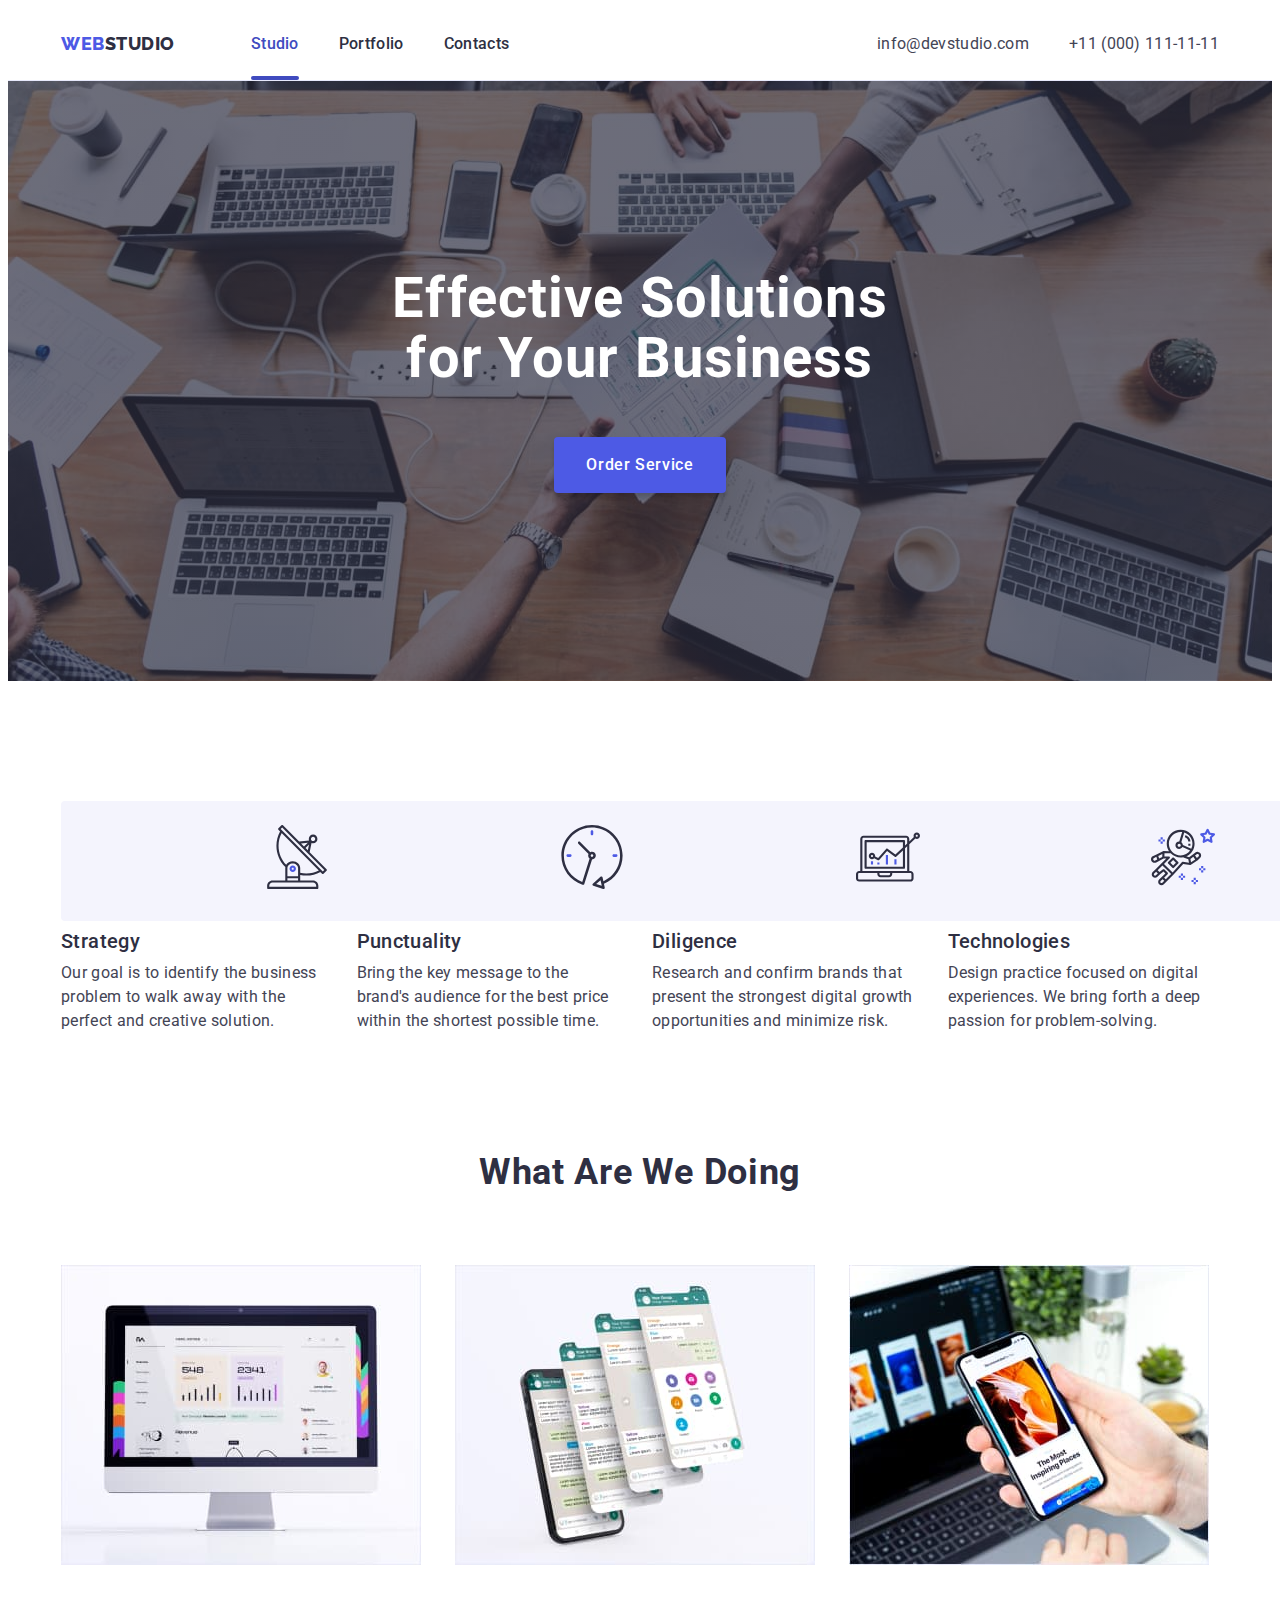
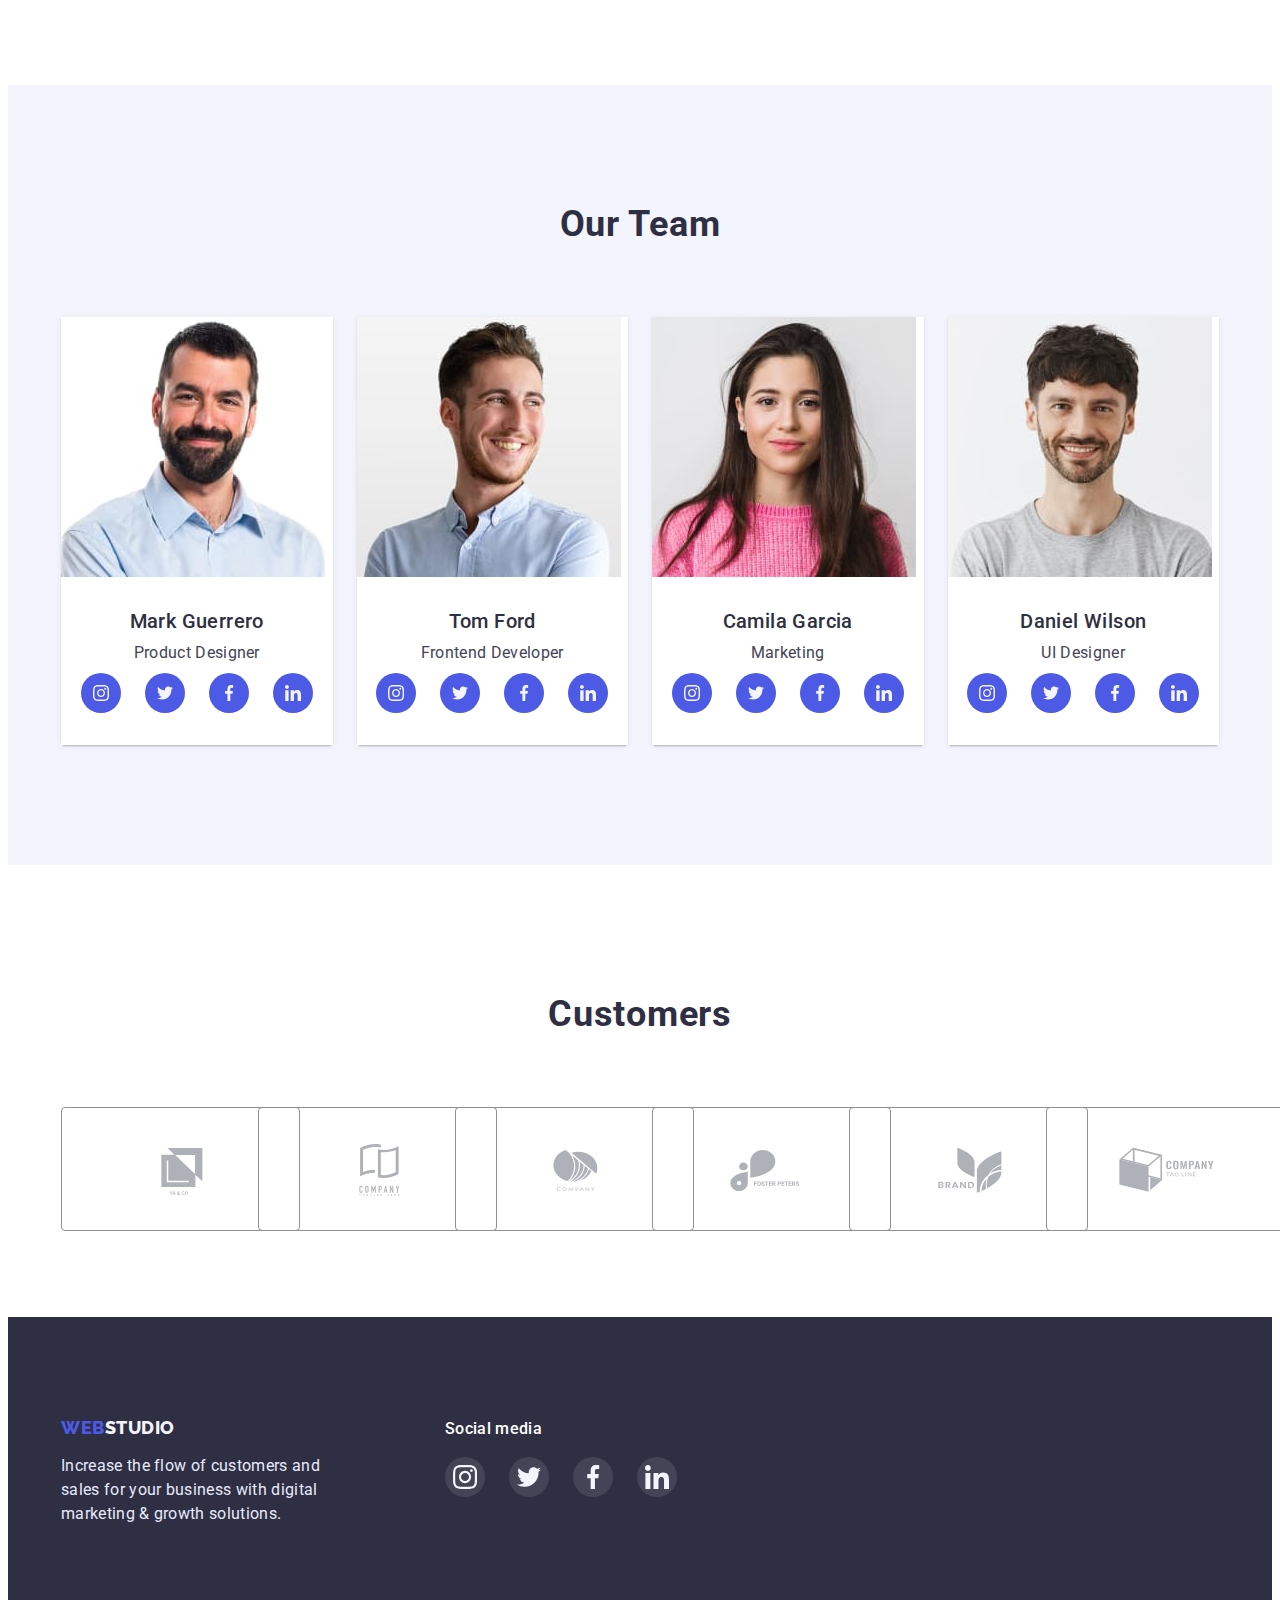
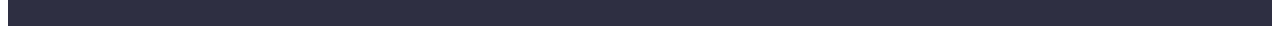
<file: index.html>
<!DOCTYPE html>
<html lang="en">
  <head>
    <meta charset="UTF-8" />
    <meta http-equiv="X-UA-Compatible" content="IE=edge" />
    <meta name="viewport" content="width=device-width, initial-scale=1.0" />
    <title>WEBSTUDIO</title>
    <link
      rel="stylesheet"
      href="https://cdnjs.cloudflare.com/ajax/libs/modern-normalize/1.1.0/modern-normalize.min.css"
      integrity="sha512-wpPYUAdjBVSE4KJnH1VR1HeZfpl1ub8YT/NKx4PuQ5NmX2tKuGu6U/JRp5y+Y8XG2tV+wKQpNHVUX03MfMFn9Q=="
      crossorigin="anonymous"
      referrerpolicy="no-referrer"
    />
    <link rel="preconnect" href="https://fonts.googleapis.com" />
    <link rel="preconnect" href="https://fonts.gstatic.com" crossorigin />
    <link
      href="https://fonts.googleapis.com/css2?family=Raleway:wght@800&family=Roboto:wght@400;500;700;900&display=swap"
      rel="stylesheet"
    />
    <link rel="stylesheet" href="./css/styles.css" />
  </head>

  <body>
    <header class="header">
      <div class="container header-container">
        <nav class="header-navigation">
          <a href="./index.html" class="header-logo link">
            <p class="header-logo-text"><span>Web</span>Studio</p>
          </a>
          <ul class="header-list list">
            <li class="header-item">
              <a href="" class="header-link link activ">Studio</a>
            </li>
            <li class="header-item">
              <a href="./portfolio.html" class="header-link link">Portfolio</a>
            </li>
            <li class="header-item">
              <a href="" class="header-link link">Contacts</a>
            </li>
          </ul>
        </nav>
        <address class="header-address">
          <ul class="header-address-list list">
            <li class="header-address-item">
              <a href="mailto:info@devstudio.com" class="header-mail link"
                >info@devstudio.com</a
              >
            </li>
            <li class="header-address-item">
              <a href="tel:+110001111111" class="header-tel link"
                >+11 (000) 111-11-11</a
              >
            </li>
          </ul>
        </address>
      </div>
    </header>

    <main>
      <!-- section Hero-->
      <section class="hero">
        <div class="container">
          <h1 class="hero-title">Effective Solutions for Your Business</h1>
          <button type="button" data-modal-open class="hero-btn btn">
            Order Service
          </button>
        </div>
      </section>
      <!-- /section Hero-->

      <!-- section Feature-->
      <section class="feature">
        <div class="container">
          <h2 class="visually-hidden">feature</h2>
          <ul class="feature-list list">
            <li class="feature-item">
              <div class="feature-icon-item">
                <svg class="feature-icon" width="64px" height="64px">
                  <use href="./images/icons.svg#icon-antenna"></use>
                </svg>
              </div>

              <h3 class="feature-subtitle subtitle">Strategy</h3>
              <p class="feature-text">
                Our goal is to identify the business problem to walk away with
                the perfect and creative solution.
              </p>
            </li>
            <li class="feature-item">
              <div class="feature-icon-item">
                <svg class="feature-icon" width="64px" height="64px">
                  <use href="./images/icons.svg#icon-clock"></use>
                </svg>
              </div>
              <h3 class="feature-subtitle subtitle">Punctuality</h3>
              <p class="feature-text">
                Bring the key message to the brand's audience for the best price
                within the shortest possible time.
              </p>
            </li>
            <li class="feature-item">
              <div class="feature-icon-item">
                <svg class="feature-icon" width="64px" height="64px">
                  <use href="./images/icons.svg#icon-diagram"></use>
                </svg>
              </div>
              <h3 class="feature-subtitle subtitle">Diligence</h3>
              <p class="feature-text">
                Research and confirm brands that present the strongest digital
                growth opportunities and minimize risk.
              </p>
            </li>
            <li class="feature-item">
              <div class="feature-icon-item">
                <svg class="feature-icon" width="64px" height="64px">
                  <use href="./images/icons.svg#icon-astronaut"></use>
                </svg>
              </div>
              <h3 class="feature-subtitle subtitle">Technologies</h3>
              <p class="feature-text">
                Design practice focused on digital experiences. We bring forth a
                deep passion for problem-solving.
              </p>
            </li>
          </ul>
        </div>
      </section>
      <!-- /section Feature-->

      <!-- sectuin about work-->
      <section class="work">
        <div class="container">
          <h2 class="work-title title">What are we doing</h2>
          <ul class="work-list list">
            <li class="work-item">
              <img
                src="./images/about-work-1.jpg"
                alt="desktop"
                width="360"
                height="300"
              />
            </li>
            <li class="work-item">
              <img
                src="./images/about-work-2.jpg"
                alt="mobile"
                width="360"
                height="300"
              />
            </li>
            <li class="work-item">
              <img
                src="./images/about-work-3.jpg"
                alt="app"
                width="360"
                height="300"
              />
            </li>
          </ul>
        </div>
      </section>
      <!-- /sectuin about work-->

      <!-- Team -->
      <section class="team">
        <div class="container">
          <h2 class="team-title title">Our Team</h2>
          <ul class="team-list list">
            <li class="team-item">
              <img
                src="./images/team-1.jpg"
                alt="webstudio work"
                width="264"
                height="260"
              />
              <div class="team-content">
                <h3 class="team-subtitle subtitle">Mark Guerrero</h3>
                <p class="team-text">Product Designer</p>
                <ul class="team-social-list list">
                  <li class="team-social-item">
                    <a href="" class="team-social-link link">
                      <svg class="team-social-icon" width="16px" height="16px">
                        <use href="./images/icons.svg#icon-instagram"></use>
                      </svg>
                    </a>
                  </li>
                  <li class="team-social-item">
                    <a href="" class="team-social-link link">
                      <svg class="team-social-icon" width="16px" height="16px">
                        <use href="./images/icons.svg#icon-twitter"></use>
                      </svg>
                    </a>
                  </li>
                  <li class="team-social-item">
                    <a href="" class="team-social-link link">
                      <svg class="team-social-icon" width="16px" height="16px">
                        <use href="./images/icons.svg#icon-facebook"></use>
                      </svg>
                    </a>
                  </li>
                  <li class="team-social-item">
                    <a href="" class="team-social-link link">
                      <svg class="team-social-icon" width="16px" height="16px">
                        <use href="./images/icons.svg#icon-linkedin"></use>
                      </svg>
                    </a>
                  </li>
                </ul>
              </div>
            </li>
            <li class="team-item">
              <img
                src="./images/team-2.jpg"
                alt="webstudio work"
                width="264"
                height="260"
              />
              <div class="team-content">
                <h3 class="team-subtitle subtitle">Tom Ford</h3>
                <p class="team-text">Frontend Developer</p>
                <ul class="team-social-list list">
                  <li class="team-social-item">
                    <a href="" class="team-social-link link">
                      <svg class="team-social-icon" width="16px" height="16px">
                        <use href="./images/icons.svg#icon-instagram"></use>
                      </svg>
                    </a>
                  </li>
                  <li class="team-social-item">
                    <a href="" class="team-social-link link">
                      <svg class="team-social-icon" width="16px" height="16px">
                        <use href="./images/icons.svg#icon-twitter"></use>
                      </svg>
                    </a>
                  </li>
                  <li class="team-social-item">
                    <a href="" class="team-social-link link">
                      <svg class="team-social-icon" width="16px" height="16px">
                        <use href="./images/icons.svg#icon-facebook"></use>
                      </svg>
                    </a>
                  </li>
                  <li class="team-social-item">
                    <a href="" class="team-social-link link">
                      <svg class="team-social-icon" width="16px" height="16px">
                        <use href="./images/icons.svg#icon-linkedin"></use>
                      </svg>
                    </a>
                  </li>
                </ul>
              </div>
            </li>
            <li class="team-item">
              <img
                src="./images/team-3.jpg"
                alt="webstudio work"
                width="264"
                height="260"
              />
              <div class="team-content">
                <h3 class="team-subtitle subtitle">Camila Garcia</h3>
                <p class="team-text">Marketing</p>
                <ul class="team-social-list list">
                  <li class="team-social-item">
                    <a href="" class="team-social-link link">
                      <svg class="team-social-icon" width="16px" height="16px">
                        <use href="./images/icons.svg#icon-instagram"></use>
                      </svg>
                    </a>
                  </li>
                  <li class="team-social-item">
                    <a href="" class="team-social-link link">
                      <svg class="team-social-icon" width="16px" height="16px">
                        <use href="./images/icons.svg#icon-twitter"></use>
                      </svg>
                    </a>
                  </li>
                  <li class="team-social-item">
                    <a href="" class="team-social-link link">
                      <svg class="team-social-icon" width="16px" height="16px">
                        <use href="./images/icons.svg#icon-facebook"></use>
                      </svg>
                    </a>
                  </li>
                  <li class="team-social-item">
                    <a href="" class="team-social-link link">
                      <svg class="team-social-icon" width="16px" height="16px">
                        <use href="./images/icons.svg#icon-linkedin"></use>
                      </svg>
                    </a>
                  </li>
                </ul>
              </div>
            </li>
            <li class="team-item">
              <img
                src="./images/team-4.jpg"
                alt="webstudio work"
                width="264"
                height="260"
              />
              <div class="team-content">
                <h3 class="team-subtitle subtitle">Daniel Wilson</h3>
                <p class="team-text">UI Designer</p>
                <ul class="team-social-list list">
                  <li class="team-social-item">
                    <a href="" class="team-social-link link">
                      <svg class="team-social-icon" width="16px" height="16px">
                        <use href="./images/icons.svg#icon-instagram"></use>
                      </svg>
                    </a>
                  </li>
                  <li class="team-social-item">
                    <a href="" class="team-social-link link">
                      <svg class="team-social-icon" width="16px" height="16px">
                        <use href="./images/icons.svg#icon-twitter"></use>
                      </svg>
                    </a>
                  </li>
                  <li class="team-social-item">
                    <a href="" class="team-social-link link">
                      <svg class="team-social-icon" width="16px" height="16px">
                        <use href="./images/icons.svg#icon-facebook"></use>
                      </svg>
                    </a>
                  </li>
                  <li class="team-social-item">
                    <a href="" class="team-social-link link">
                      <svg class="team-social-icon" width="16px" height="16px">
                        <use href="./images/icons.svg#icon-linkedin"></use>
                      </svg>
                    </a>
                  </li>
                </ul>
              </div>
            </li>
          </ul>
        </div>
      </section>
      <!-- /Team -->

      <!--     Customers     -->
      <section class="customers">
        <div class="container">
          <h2 class="customers-title title">Customers</h2>
          <ul class="customers-list-icon list">
            <li class="customers-icon-item">
              <a href="" class="customers-icon-link link">
                <svg class="customers-icon" width="104px" height="56px">
                  <use href="./images/icons.svg#icon-client-1"></use>
                </svg>
              </a>
            </li>
            <li class="customers-icon-item">
              <a href="" class="customers-icon-link link">
                <svg class="customers-icon" width="104px" height="56px">
                  <use href="./images/icons.svg#icon-client-2"></use>
                </svg>
              </a>
            </li>
            <li class="customers-icon-item">
              <a href="" class="customers-icon-link link">
                <svg class="customers-icon" width="104px" height="56px">
                  <use href="./images/icons.svg#icon-client-3"></use>
                </svg>
              </a>
            </li>
            <li class="customers-icon-item">
              <a href="" class="customers-icon-link link">
                <svg class="customers-icon" width="104px" height="56px">
                  <use href="./images/icons.svg#icon-client-4"></use>
                </svg>
              </a>
            </li>
            <li class="customers-icon-item">
              <a href="" class="customers-icon-link link">
                <svg class="customers-icon" width="104px" height="56px">
                  <use href="./images/icons.svg#icon-client-5"></use>
                </svg>
              </a>
            </li>
            <li class="customers-icon-item">
              <a href="" class="customers-icon-link link">
                <svg class="customers-icon" width="104px" height="56px">
                  <use href="./images/icons.svg#icon-client-6"></use>
                </svg>
              </a>
            </li>
          </ul>
        </div>
      </section>
    </main>

    <footer class="footer">
      <div class="container footer-social-container">
        <div class="footer-slogan">
          <a href="./index.html" class="footer-logo link">
            <span>Web</span>Studio
          </a>
          <p class="footer-text">
            Increase the flow of customers and sales for your business with
            digital marketing & growth solutions.
          </p>
        </div>
        <div class="footer-social-content">
          <p class="footer-social-text">Social media</p>
          <ul class="footer-social-list list">
            <li class="footer-social-item">
              <a href="" class="footer-social-link link">
                <svg class="footer-social-icon" width="24px" height="24px">
                  <use href="./images/icons.svg#icon-instagram"></use>
                </svg>
              </a>
            </li>
            <li class="footer-social-item">
              <a href="" class="footer-social-link link">
                <svg class="footer-social-icon" width="24px" height="24px">
                  <use href="./images/icons.svg#icon-twitter"></use>
                </svg>
              </a>
            </li>
            <li class="footer-social-item">
              <a href="" class="footer-social-link link">
                <svg class="footer-social-icon" width="24px" height="24px">
                  <use href="./images/icons.svg#icon-facebook"></use>
                </svg>
              </a>
            </li>
            <li class="footer-social-item">
              <a href="" class="footer-social-link link">
                <svg class="footer-social-icon" width="24px" height="24px">
                  <use href="./images/icons.svg#icon-linkedin"></use>
                </svg>
              </a>
            </li>
          </ul>
        </div>
      </div>
    </footer>

    <div class="backdrop is-hidden" data-modal>
      <div class="modal">
        <button type="button" data-modal-close class="modal-close">
          <svg class="modal-close-icon" width="8px" height="8px">
            <use href="./images/icons.svg#icon-close"></use>
          </svg>
        </button>
      </div>
    </div>
    <script src="./js/modal.js"></script>
  </body>
</html>
</file>
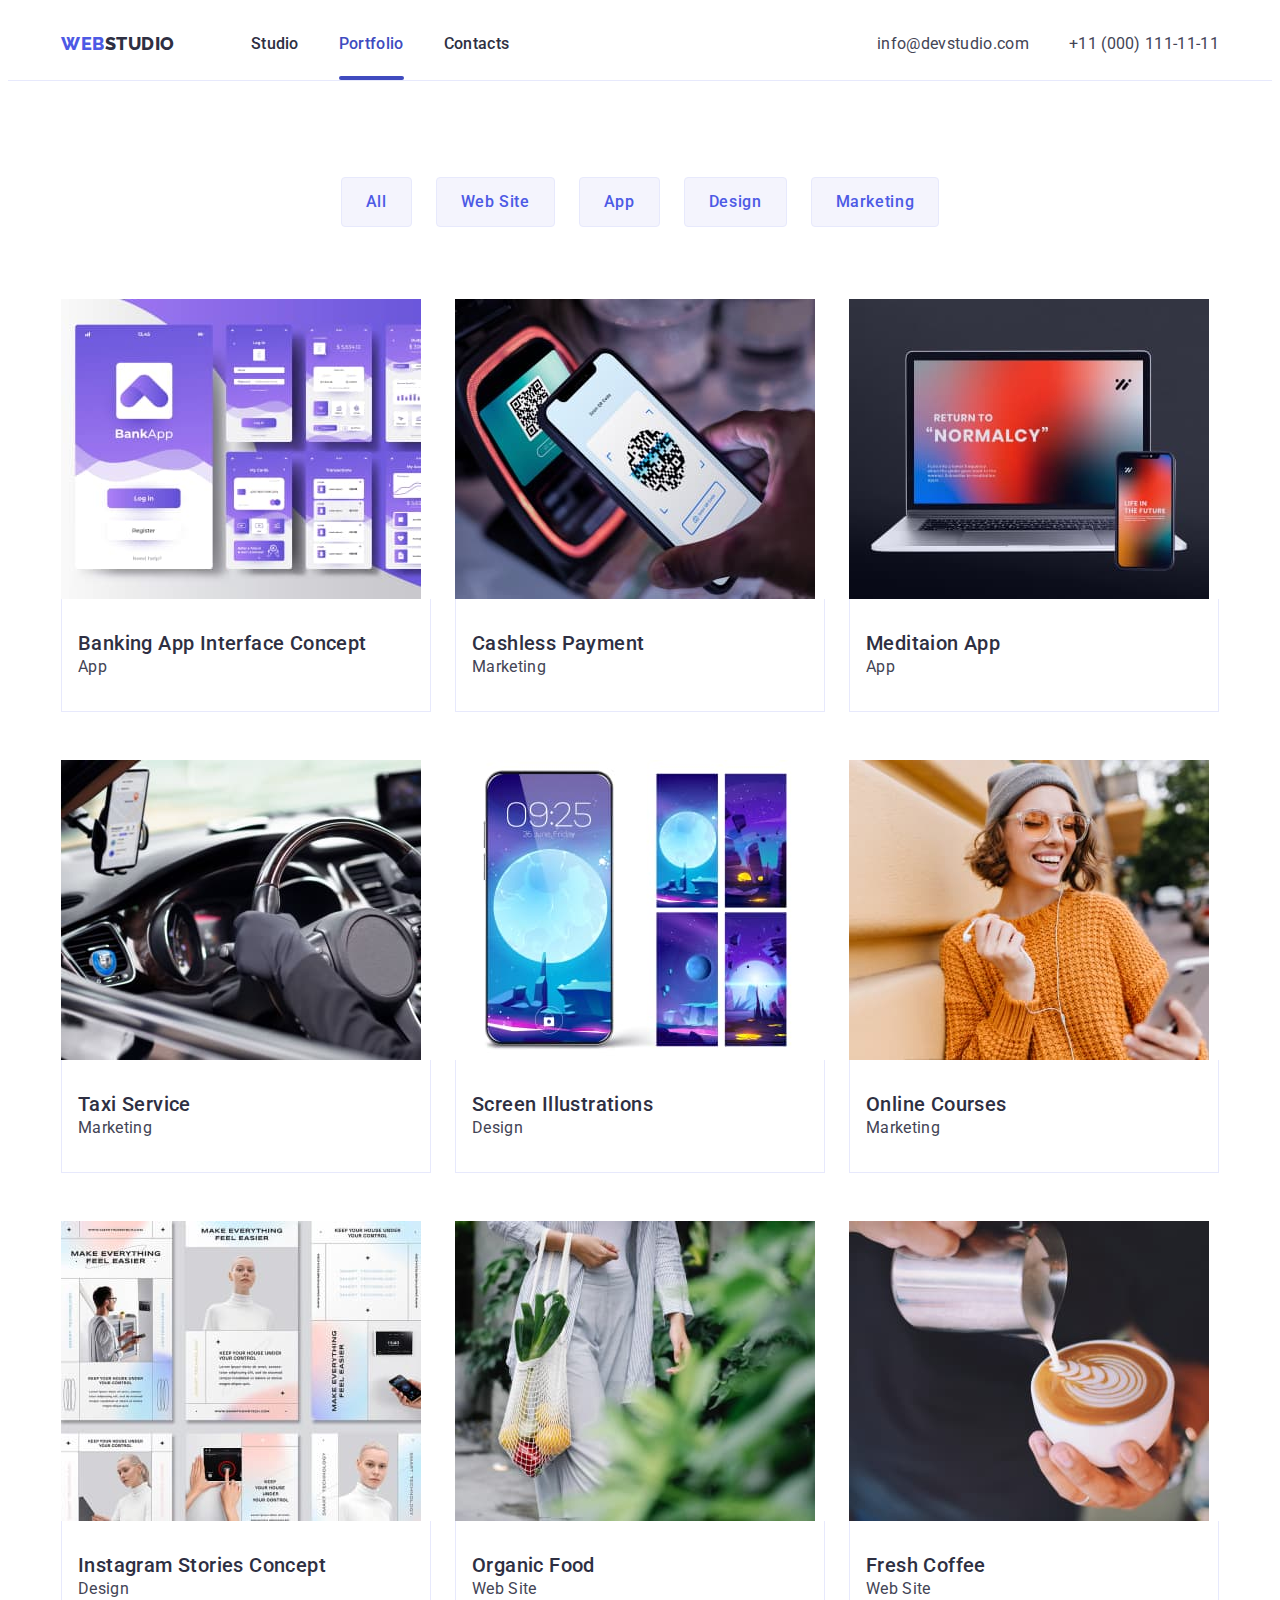
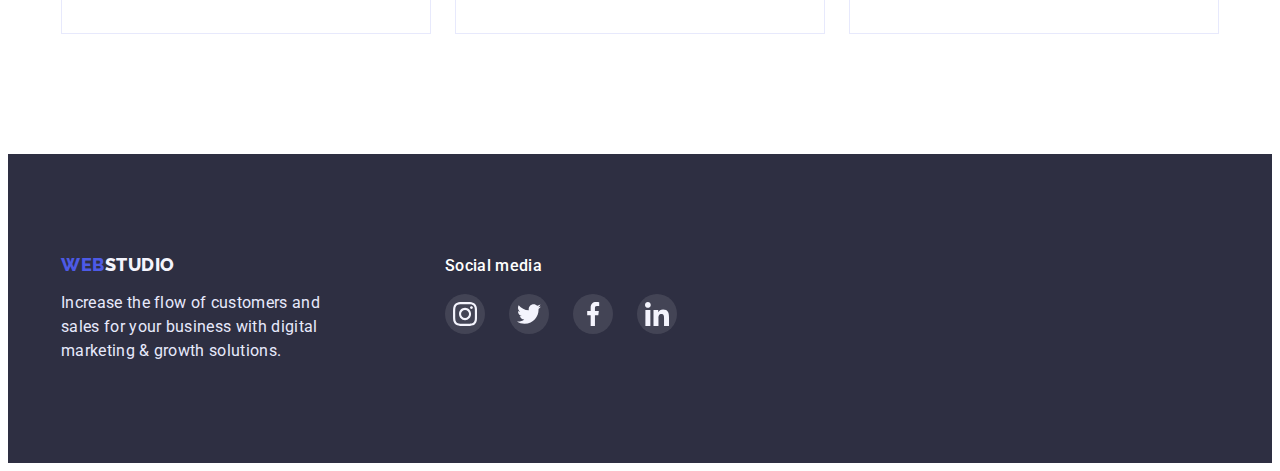
<file: portfolio.html>
<!DOCTYPE html>
<html lang="en">
  <head>
    <meta charset="UTF-8" />
    <meta http-equiv="X-UA-Compatible" content="IE=edge" />
    <meta name="viewport" content="width=device-width, initial-scale=1.0" />
    <title>WEBSTUDIO</title>
    <link
      rel="stylesheet"
      href="https://cdnjs.cloudflare.com/ajax/libs/modern-normalize/1.1.0/modern-normalize.min.css"
      integrity="sha512-wpPYUAdjBVSE4KJnH1VR1HeZfpl1ub8YT/NKx4PuQ5NmX2tKuGu6U/JRp5y+Y8XG2tV+wKQpNHVUX03MfMFn9Q=="
      crossorigin="anonymous"
      referrerpolicy="no-referrer"
    />
    <link rel="preconnect" href="https://fonts.googleapis.com" />
    <link rel="preconnect" href="https://fonts.gstatic.com" crossorigin />
    <link
      href="https://fonts.googleapis.com/css2?family=Raleway:wght@800&family=Roboto:wght@400;500;700;900&display=swap"
      rel="stylesheet"
    />
    <link rel="stylesheet" href="./css/styles.css" />
  </head>

  <body>
    <header class="header">
      <div class="container header-container">
        <nav class="header-navigation">
          <a href="./index.html" class="header-logo link">
            <p class="header-logo-text"><span>Web</span>Studio</p>
          </a>
          <ul class="header-list list">
            <li class="header-item">
              <a href="./index.html" class="header-link link">Studio</a>
            </li>
            <li class="header-item">
              <a href="./portfolio.html" class="header-link link activ"
                >Portfolio</a
              >
            </li>
            <li class="header-item">
              <a href="" class="header-link link">Contacts</a>
            </li>
          </ul>
        </nav>
        <address class="header-address">
          <ul class="header-address-list list">
            <li class="header-address-item">
              <a href="mailto:info@devstudio.com" class="header-mail link"
                >info@devstudio.com</a
              >
            </li>
            <li class="header-address-item">
              <a href="tel:+110001111111" class="header-tel link"
                >+11 (000) 111-11-11</a
              >
            </li>
          </ul>
        </address>
      </div>
    </header>

    <main>
      <!-- section portfolio -->
      <section class="portfolio">
        <div class="container">
          <h2 class="visually-hidden">Gallery</h2>
          <ul class="filter-list list">
            <li>
              <button type="button" class="portfolio-btn btn">All</button>
            </li>
            <li>
              <button type="button" class="portfolio-btn btn">Web Site</button>
            </li>
            <li>
              <button type="button" class="portfolio-btn btn">App</button>
            </li>
            <li>
              <button type="button" class="portfolio-btn btn">Design</button>
            </li>
            <li>
              <button type="button" class="portfolio-btn btn">Marketing</button>
            </li>
          </ul>
          <ul class="gallery-list list">
            <li class="portfolio-item">
              <a href="" class="portfolio-link link">
                <div class="potfolio-thumb">
                  <img
                    src="./images/progect-card-1.jpg"
                    alt="progect-card"
                    width="360"
                    height="300"
                  />
                  <div class="potfolio-thumb-overlay">
                    <p class="portfolio-press">
                      14 Stylish and User-Friendly App Design Concepts · Task
                      Manager App · Calorie Tracker App · Exotic Fruit Ecommerce
                      App · Cloud Storage App
                    </p>
                  </div>
                </div>
                <div class="portfolio-card">
                  <h3 class="portfolio-subtitle subtitle">
                    Banking App Interface Concept
                  </h3>
                  <p class="portfolio-text">App</p>
                </div>
              </a>
            </li>
            <li class="portfolio-item">
              <a href="" class="portfolio-link link">
                <div class="potfolio-thumb">
                  <img
                    src="./images/progect-card-2.jpg"
                    alt="progect-card"
                    width="360"
                    height="300"
                  />
                  <div class="potfolio-thumb-overlay">
                    <p class="portfolio-press">
                      14 Stylish and User-Friendly App Design Concepts · Task
                      Manager App · Calorie Tracker App · Exotic Fruit Ecommerce
                      App · Cloud Storage App
                    </p>
                  </div>
                </div>
                <div class="portfolio-card">
                  <h3 class="portfolio-subtitle subtitle">Cashless Payment</h3>
                  <p class="portfolio-text">Marketing</p>
                </div>
              </a>
            </li>
            <li class="portfolio-item">
              <a href="" class="portfolio-link link">
                <div class="potfolio-thumb">
                  <img
                    src="./images/progect-card-3.jpg"
                    alt="progect-card"
                    width="360"
                    height="300"
                  />
                  <div class="potfolio-thumb-overlay">
                    <p class="portfolio-press">
                      14 Stylish and User-Friendly App Design Concepts · Task
                      Manager App · Calorie Tracker App · Exotic Fruit Ecommerce
                      App · Cloud Storage App
                    </p>
                  </div>
                </div>
                <div class="portfolio-card">
                  <h3 class="portfolio-subtitle subtitle">Meditaion App</h3>
                  <p class="portfolio-text">App</p>
                </div>
              </a>
            </li>
            <li class="portfolio-item">
              <a href="" class="portfolio-link link">
                <div class="potfolio-thumb">
                  <img
                    src="./images/progect-card-4.jpg"
                    alt="progect-card"
                    width="360"
                    height="300"
                  />
                  <div class="potfolio-thumb-overlay">
                    <p class="portfolio-press">
                      14 Stylish and User-Friendly App Design Concepts · Task
                      Manager App · Calorie Tracker App · Exotic Fruit Ecommerce
                      App · Cloud Storage App
                    </p>
                  </div>
                </div>
                <div class="portfolio-card">
                  <h3 class="portfolio-subtitle subtitle">Taxi Service</h3>
                  <p class="portfolio-text">Marketing</p>
                </div>
              </a>
            </li>
            <li class="portfolio-item">
              <a href="" class="portfolio-link link">
                <div class="potfolio-thumb">
                  <img
                    src="./images/progect-card-5.jpg"
                    alt="progect-card"
                    width="360"
                    height="300"
                  />
                  <div class="potfolio-thumb-overlay">
                    <p class="portfolio-press">
                      14 Stylish and User-Friendly App Design Concepts · Task
                      Manager App · Calorie Tracker App · Exotic Fruit Ecommerce
                      App · Cloud Storage App
                    </p>
                  </div>
                </div>
                <div class="portfolio-card">
                  <h3 class="portfolio-subtitle subtitle">
                    Screen Illustrations
                  </h3>
                  <p class="portfolio-text">Design</p>
                </div>
              </a>
            </li>
            <li class="portfolio-item">
              <a href="" class="portfolio-link link">
                <div class="potfolio-thumb">
                  <img
                    src="./images/progect-card-6.jpg"
                    alt="progect-card"
                    width="360"
                    height="300"
                  />
                  <div class="potfolio-thumb-overlay">
                    <p class="portfolio-press">
                      14 Stylish and User-Friendly App Design Concepts · Task
                      Manager App · Calorie Tracker App · Exotic Fruit Ecommerce
                      App · Cloud Storage App
                    </p>
                  </div>
                </div>
                <div class="portfolio-card">
                  <h3 class="portfolio-subtitle subtitle">Online Courses</h3>
                  <p class="portfolio-text">Marketing</p>
                </div>
              </a>
            </li>
            <li class="portfolio-item">
              <a href="" class="portfolio-link link">
                <div class="potfolio-thumb">
                  <img
                    src="./images/progect-card-7.jpg"
                    alt="progect-card"
                    width="360"
                    height="300"
                  />
                  <div class="potfolio-thumb-overlay">
                    <p class="portfolio-press">
                      14 Stylish and User-Friendly App Design Concepts · Task
                      Manager App · Calorie Tracker App · Exotic Fruit Ecommerce
                      App · Cloud Storage App
                    </p>
                  </div>
                </div>
                <div class="portfolio-card">
                  <h3 class="portfolio-subtitle subtitle">
                    Instagram Stories Concept
                  </h3>
                  <p class="portfolio-text">Design</p>
                </div>
              </a>
            </li>
            <li class="portfolio-item">
              <a href="" class="portfolio-link link">
                <div class="potfolio-thumb">
                  <img
                    src="./images/progect-card-8.jpg"
                    alt="progect-card"
                    width="360"
                    height="300"
                  />
                  <div class="potfolio-thumb-overlay">
                    <p class="portfolio-press">
                      14 Stylish and User-Friendly App Design Concepts · Task
                      Manager App · Calorie Tracker App · Exotic Fruit Ecommerce
                      App · Cloud Storage App
                    </p>
                  </div>
                </div>
                <div class="portfolio-card">
                  <h3 class="portfolio-subtitle subtitle">Organic Food</h3>
                  <p class="portfolio-text">Web Site</p>
                </div>
              </a>
            </li>
            <li class="portfolio-item">
              <a href="" class="portfolio-link link">
                <div class="potfolio-thumb">
                  <img
                    src="./images/progect-card-9.jpg"
                    alt="progect-card"
                    width="360"
                    height="300"
                  />
                  <div class="potfolio-thumb-overlay">
                    <p class="portfolio-press">
                      14 Stylish and User-Friendly App Design Concepts · Task
                      Manager App · Calorie Tracker App · Exotic Fruit Ecommerce
                      App · Cloud Storage App
                    </p>
                  </div>
                </div>
                <div class="portfolio-card">
                  <h3 class="portfolio-subtitle subtitle">Fresh Coffee</h3>
                  <p class="portfolio-text">Web Site</p>
                </div>
              </a>
            </li>
          </ul>
        </div>
      </section>
    </main>

    <footer class="footer">
      <div class="container footer-social-container">
        <div class="footer-slogan">
          <a href="./index.html" class="footer-logo link">
            <span>Web</span>Studio
          </a>
          <p class="footer-text">
            Increase the flow of customers and sales for your business with
            digital marketing & growth solutions.
          </p>
        </div>
        <div class="footer-social-content">
          <p class="footer-social-text">Social media</p>
          <ul class="footer-social-list list">
            <li class="footer-social-item">
              <a href="" class="footer-social-link link">
                <svg class="footer-social-icon" width="24px" height="24px">
                  <use href="./images/icons.svg#icon-instagram"></use>
                </svg>
              </a>
            </li>
            <li class="footer-social-item">
              <a href="" class="footer-social-link link">
                <svg class="footer-social-icon" width="24px" height="24px">
                  <use href="./images/icons.svg#icon-twitter"></use>
                </svg>
              </a>
            </li>
            <li class="footer-social-item">
              <a href="" class="footer-social-link link">
                <svg class="footer-social-icon" width="24px" height="24px">
                  <use href="./images/icons.svg#icon-facebook"></use>
                </svg>
              </a>
            </li>
            <li class="footer-social-item">
              <a href="" class="footer-social-link link">
                <svg class="footer-social-icon" width="24px" height="24px">
                  <use href="./images/icons.svg#icon-linkedin"></use>
                </svg>
              </a>
            </li>
          </ul>
        </div>
      </div>
    </footer>
  </body>
</html>
</file>
<file: css/styles.css>
:root {
  --accent-color: #404bbf;
  --main-text: #434455;
  --secondary-text: #8e8f99;
  --main-title-color: #2e2f42;
  --background-dark: #2e2f42;
  --background-light: #f4f4fd;
  --main-border-btn: #e7e9fc;
  --timing-function: cubic-bezier(0.4, 0, 0.2, 1);
}
h1,
h2,
h3,
h4,
h5,
h6,
p {
  margin: 0;
}
ul {
  margin: 0;
  padding: 0;
}

body {
  font-family: "Roboto", sans-serif;
  color: var(--main-text);
}
img {
  display: block;
  max-width: 100%;
  height: auto;
}

.container {
  width: 1158px;
  margin: 0 auto;
  padding-left: 15px;
  padding-right: 15px;
}

.list {
  list-style: none;
}

.link {
  text-decoration: none;
}
/* h2 */
.title {
  font-weight: 700;
  font-size: 36px;
  line-height: 1.11;
  text-align: center;
  letter-spacing: 0.02em;
  text-transform: capitalize;
  color: var(--main-title-color);
}
/* h3 */
.subtitle {
  font-weight: 500;
  font-size: 20px;
  line-height: 1.2;
  letter-spacing: 0.02em;
  color: var(--main-title-color);
}
.btn {
  font-family: inherit;
  font-weight: 500;
  font-size: 16px;
  line-height: 1.5;
  letter-spacing: 0.04em;
  display: flex;
  align-items: center;
  cursor: pointer;
  border: none;
}

.visually-hidden {
  position: absolute;
  width: 1px;
  height: 1px;
  margin: -1px;
  border: 0;
  padding: 0;
  white-space: nowrap;
  clip-path: inset(100%);
  clip: rect(0 0 0 0);
  overflow: hidden;
}
/* --------------header-------------- */
.header {
  border-bottom: 1px solid var(--main-border-btn);
}
.header-container {
  display: flex;
  justify-content: space-between;
  align-items: center;
}
.header-navigation {
  display: flex;
  align-items: center;
}
.header-logo {
  font-family: "Raleway", sans-serif;
  font-style: normal;
  font-weight: 800;
  font-size: 18px;
  line-height: 1.33;
  display: flex;
  align-items: center;
  letter-spacing: 0.03em;
  text-transform: uppercase;
  margin-right: 76px;
}
.header-logo-text {
  color: #2e2f42;
}
.header-logo-text > span {
  color: #4d5ae5;
}
.header-list {
  display: flex;
  gap: 40px;
}
.header-item {
}
.header-link {
  position: relative;
  display: inline-block;
  font-weight: 500;
  font-size: 16px;
  line-height: 1.5;
  letter-spacing: 0.02em;
  color: #2e2f42;
  padding: 24px 0;
  transition-property: color;
  transition-duration: 250ms;
  transition-timing-function: var(--timing-function);
}

.header-link:hover,
.header-link:focus {
  color: var(--accent-color);
}
.header-link.activ {
  color: var(--accent-color);
}
.header-link.activ::after {
  position: absolute;
  left: 0;
  bottom: 0;

  content: "";

  width: 100%;
  height: 4px;
  background-color: var(--accent-color);
  border-radius: 2px;
}
.header-address {
}
.header-address-list {
  display: flex;
  gap: 40px;
}
.header-address-item {
}
.header-mail {
  font-style: normal;
  font-weight: 400;
  font-size: 16px;
  line-height: 1.5;
  letter-spacing: 0.02em;
  color: var(--main-text);
  transition-property: color;
  transition-duration: 250ms;
  transition-timing-function: var(--timing-function);
}
.header-mail:hover,
.header-mail:focus {
  color: var(--accent-color);
}
.header-tel {
  font-style: normal;
  font-weight: 400;
  font-size: 16px;
  line-height: 1.5;
  letter-spacing: 0.02em;
  color: var(--main-text);
  transition-property: color;
  transition-duration: 250ms;
  transition-timing-function: var(--timing-function);
}
.header-tel:hover,
.header-tel:focus {
  color: var(--accent-color);
}
/* --------hero----------- */
.hero {
  max-width: 1440px;
  margin: 0 auto;
  background-image: linear-gradient(
      rgba(46, 47, 66, 0.7),
      rgba(46, 47, 66, 0.7)
    ),
    url(../images/hero.jpg);
  background-position: center;
  background-repeat: no-repeat;
  padding: 188px 0;
}
.hero-title {
  width: 496px;
  font-weight: 700;
  font-size: 56px;
  line-height: 1.07;
  text-align: center;
  letter-spacing: 0.02em;
  color: #ffffff;
  margin: 0 auto 48px;
}
.hero-btn {
  min-width: 169px;
  justify-content: center;
  color: #ffffff;
  background: #4d5ae5;
  margin: 0 auto;
  box-shadow: 0px 4px 4px rgba(0, 0, 0, 0.15);
  border-radius: 4px;
  padding: 16px 32px;
  transition-property: background-color;
  transition-duration: 250ms;
  transition-timing-function: var(--timing-function);
}
.hero-btn:hover,
.hero-btn:focus {
  background-color: var(--accent-color);
}

/* --------feature----------- */

.feature {
  padding: 120px 0 0 0;
}
.visually-hidden {
}
.feature-list {
  display: flex;
  gap: 24px;
}
.feature-item {
  display: flex;
  flex-direction: column;
  align-items: flex-start;
  padding: 0px;
  width: calc((100% - 24px * 3) / 4);
}

.feature-icon-item {
  display: flex;
  justify-content: center;
  align-items: center;
  width: 100%;
  height: 100%;
  margin-bottom: 8px;
  background: #f4f4fd;
  border-radius: 4px;
  padding: 24px 100px;
}
.feature-icon {
  margin-bottom: 8px;
}
.feature-subtitle {
  margin-bottom: 8px;
}
.feature-text {
  max-width: 264px;
  font-size: 16px;
  line-height: 1.5;
  letter-spacing: 0.02em;
  color: var(--main-text);
}

/* --------work----------- */

.work {
  padding: 120px 0;
}
.work-title {
  margin-bottom: 72px;
}
.work-list {
  display: flex;
  flex-wrap: wrap;
  gap: 24px;
}
.work-item {
  width: calc((100% - 24px * 2) / 3);
}

/* --------team----------- */

.team {
  background: var(--background-light);
  padding: 120px 0;
}
.team-title {
  margin-bottom: 72px;
}
.team-list {
  display: flex;
  flex-wrap: wrap;
  gap: 24px;
}
.team-item {
  width: calc((100% - 24px * 3) / 4);
  background: #ffffff;
  box-shadow: 0px 1px 6px rgba(46, 47, 66, 0.08),
    0px 1px 1px rgba(46, 47, 66, 0.16), 0px 2px 1px rgba(46, 47, 66, 0.08);
  border-radius: 0px 0px 4px 4px;
}
.team-content {
  padding: 32px 16px;
  background: #ffffff;
}
.team-subtitle {
  text-align: center;
  margin-bottom: 8px;
}
.team-text {
  font-size: 16px;
  line-height: 1.5;
  text-align: center;
  letter-spacing: 0.02em;
  color: var(--main-text);
  margin-bottom: 8px;
}
.team-social-list {
  display: flex;
  justify-content: center;
  gap: 24px;
}

.team-social-item {
  width: 40px;
  height: 40px;
}
.team-social-link {
  display: flex;
  justify-content: center;
  align-items: center;
  width: 100%;
  height: 100%;
  border-radius: 50%;
  background: #4d5ae5;
  color: #f4f4fd;
  transition-property: background-color;
  transition-duration: 250ms;
  transition-timing-function: var(--timing-function);
}
.team-social-link:is(:hover, :focus) {
  background-color: var(--accent-color);
}
.team-social-icon {
  fill: currentColor;
}

/*---------customers-------*/
.customers {
  padding: 130px 0 120px 0;
}
.customers-title {
  margin-bottom: 72px;
}
.customers-list-icon {
  display: flex;
  justify-content: center;
  gap: 24px;
  width: 100%;
  height: 100%;
}

.customers-icon-item {
  width: calc((100% - 24px * 5) / 6);
}

.customers-icon-link {
  display: flex;
  justify-content: center;
  align-items: center;
  width: 100%;
  height: 100%;
  border: 1px solid #8e8f99;
  border-radius: 4px;
  padding: 16px 32px;
  color: #afb1b8;
  transition-property: border color;
  transition-duration: 250ms;
  transition-timing-function: var(--timing-function);
}
.customers-icon-link:is(:hover, :focus) {
  border: 1px solid var(--accent-color);
  color: var(--accent-color);
}

.customers-icon {
  fill: currentColor;
}

/* --------footer----------- */

.footer {
  padding: 100px 0;
  background: var(--background-dark);
}
.footer-slogan {
  margin-right: 120px;
}
.footer-logo {
  min-width: 115px;
  font-family: "Raleway", sans-serif;
  font-style: normal;
  font-weight: 800;
  font-size: 18px;
  line-height: 1.17;
  display: inline-block;
  letter-spacing: 0.03em;
  text-transform: uppercase;
  margin-bottom: 16px;
  color: #f4f4fd;
}
.footer-logo > span {
  color: #4d5ae5;
}
.footer-text {
  max-width: 264px;
  font-size: 16px;
  line-height: 1.5;
  letter-spacing: 0.02em;
  color: #e7e9fc;
}
.footer-social-container {
  display: flex;
  align-items: flex-start;
}
.footer-social-text {
  font-weight: 500;
  font-size: 16px;
  line-height: 1.5;
  letter-spacing: 0.02em;
  color: #ffffff;
  margin-bottom: 16px;
}
.footer-social-list {
  display: flex;
  justify-content: flex-start;
  gap: 24px;
}

.footer-social-item {
  width: 40px;
  height: 40px;
}
.footer-social-link {
  display: flex;
  justify-content: center;
  align-items: center;
  width: 100%;
  height: 100%;
  border-radius: 50%;
  background: rgba(255, 255, 255, 0.1);
  color: #f4f4fd;
  transition-property: background-color;
  transition-duration: 250ms;
  transition-timing-function: var(--timing-function);
}
.footer-social-link:is(:hover, :focus) {
  background-color: #31d0aa;
}
.footer-social-icon {
  fill: currentColor;
}

/* -------------PORTFOLIO---------------- */

.portfolio {
  padding: 96px 0 120px;
}

.filter-list {
  display: flex;
  justify-content: center;
  gap: 24px;
  margin-bottom: 72px;
}

.portfolio-btn {
  padding: 12px 24px;
  text-align: center;
  color: #4d5ae5;
  background: #f4f4fd;
  border: 1px solid var(--main-border-btn);
  border-radius: 4px;
  transition-property: color background-color border box-shadow;
  transition-duration: 250ms;
  transition-timing-function: var(--timing-function);
}
.portfolio-btn:hover,
.portfolio-btn:focus {
  color: #ffffff;
  background-color: #404bbf;
  border: 1px solid #404bbf;
  box-shadow: 0px 3px 1px rgba(0, 0, 0, 0.1), 0px 2px 1px rgba(0, 0, 0, 0.08),
    0px 2px 2px rgba(0, 0, 0, 0.12);
}
.gallery-list {
  width: 100%;
  display: flex;
  flex-wrap: wrap;
  column-gap: 24px;
  row-gap: 48px;
}
.portfolio-item {
  flex-basis: calc((100% - 48px) / 3);
  transition-property: box-shadow;
  transition-duration: 250ms;
  transition-timing-function: var(--timing-function);
}
.portfolio-item:is(:hover, :focus) {
  box-shadow: 0px 1px 6px rgba(46, 47, 66, 0.08),
    0px 1px 1px rgba(46, 47, 66, 0.16), 0px 2px 1px rgba(46, 47, 66, 0.08);
}
.portfolio-link {
}

.portfolio-link:is(:hover, :focus) .potfolio-thumb-overlay {
  opacity: 1;
  transform: translateY(0);
}
.potfolio-thumb {
  position: relative;
  overflow: hidden;
}
.potfolio-thumb-overlay {
  position: absolute;
  top: 0;
  left: 0;
  content: "";
  width: 100%;
  height: 100%;
  background-color: #4d5ae5;
  opacity: 0;
  transform: translateY(100%);
  transition-property: transform opacity;
  transition-duration: 250ms;
  transition-timing-function: var(--timing-function);
}

.portfolio-press {
  position: absolute;
  top: 0;
  left: 0;
  font-size: 16px;
  line-height: 1.5;
  letter-spacing: 0.02em;
  color: #f4f4fd;
  padding: 40px 32px;
}

.portfolio-card {
  padding: 32px 0 32px 16px;
  border-bottom: 1px solid var(--main-border-btn);
  border-left: 1px solid var(--main-border-btn);
  border-right: 1px solid var(--main-border-btn);
  background: #ffffff;
}
.portfolio-subtitle {
}
.portfolio-text {
  font-size: 16px;
  line-height: 1.5;
  letter-spacing: 0.02em;
  color: var(--main-text);
}

/* -------------MODAL---------------- */
.backdrop {
  position: fixed;
  top: 0;
  left: 0;
  width: 100%;
  height: 100%;
  background-color: rgba(46, 47, 66, 0.4);
  opacity: 1;
  transform: scale(1);
  visibility: visible;
  transition: opacity 250ms var(--timing-function),
    transform 250ms var(--timing-function),
    visibility 250ms var(--timing-function);
}
.backdrop.is-hidden {
  opacity: 0;
  pointer-events: none;
  transform: scale(1.1);
  visibility: hidden;
}

.backdrop.is-hidden .modal {
  transform: translate(-50%, -50%) scale(1.1);
}
.modal {
  position: absolute;
  top: 50%;
  left: 50%;
  min-width: 400px;
  min-height: 576px;
  background: #fcfcfc;
  box-shadow: 0px 1px 1px rgba(0, 0, 0, 0.14), 0px 1px 3px rgba(0, 0, 0, 0.12),
    0px 2px 1px rgba(0, 0, 0, 0.2);
  border-radius: 4px;

  transform: translate(-50%, -50%) scale(1);
  transition: transform 250ms var(--timing-function);
}
.modal-close {
  position: absolute;
  top: 24px;
  right: 24px;
  width: 24px;
  height: 24px;
  background-color: #e7e9fc;
  border: 1px solid rgba(0, 0, 0, 0.1);
  border-radius: 50%;
  color: #000;
  transition-property: color background-color border;
  transition-duration: 250ms;
  transition-timing-function: var(--timing-function);
  display: flex;
  justify-content: center;
  align-items: center;
}

.modal-close:is(:hover, :focus) {
  background-color: #404bbf;
  border: 1px solid #404bbf;
  color: #ffffff;
}

.modal-close-icon {
  fill: currentColor;
}
</file>
